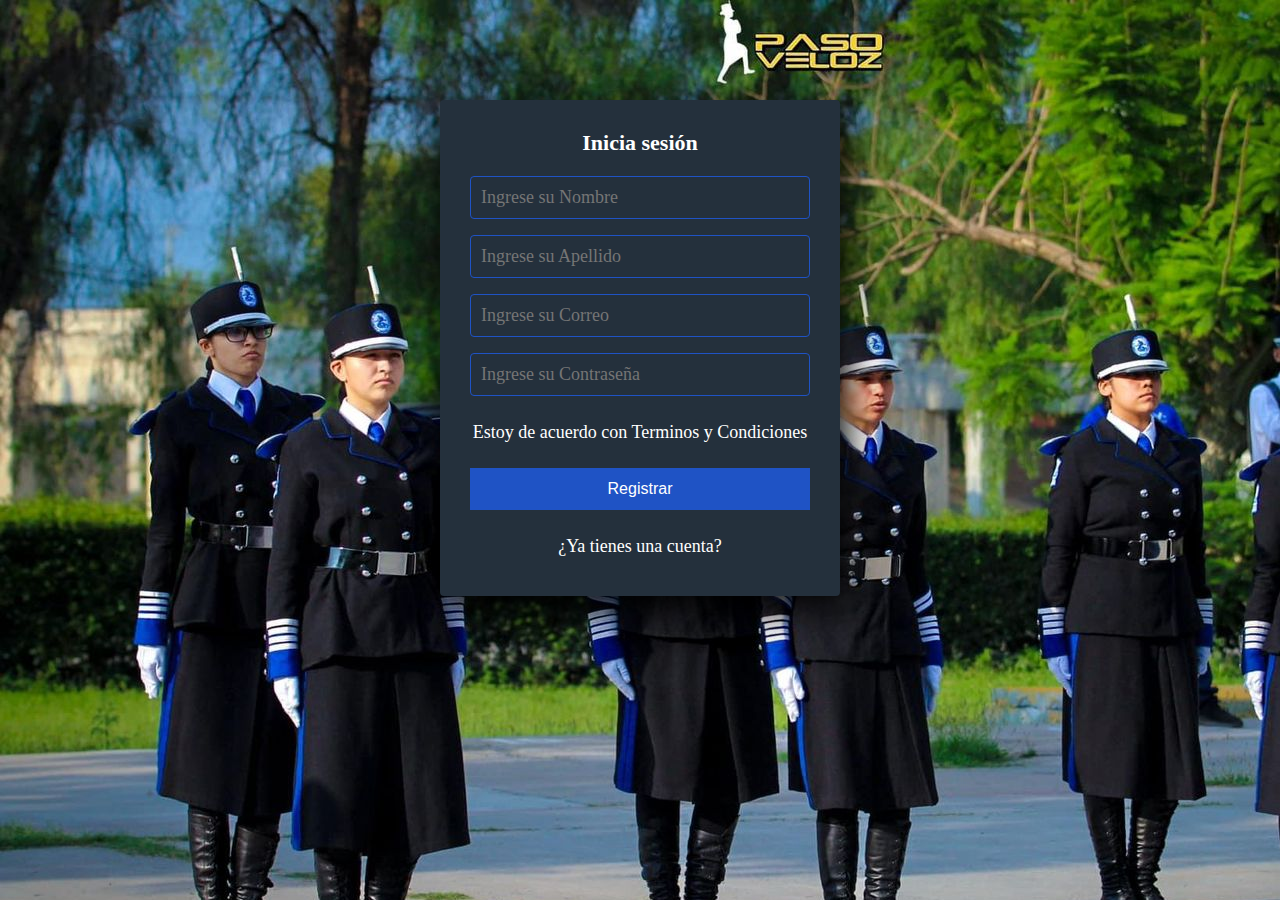
<file: login2/login.html>
<!doctype html>
<html lang="en">
  <head>
    <meta charset="UTF-8">
  <meta name="viewport" content="width=device-width, initial-scale=1.0">
  <meta http-equiv="X-UA-Compatible" content="ie=edge">
  <link rel="stylesheet" href="login.css">
  <title>login</title>
  </head>
  <body>
    <section class="form-register">
        <h4>Inicia sesión</h4>
        <input class="controls" type="text" name="nombres" id="nombres" placeholder="Ingrese su Nombre">
        <input class="controls" type="text" name="apellidos" id="apellidos" placeholder="Ingrese su Apellido">
        <input class="controls" type="email" name="correo" id="correo" placeholder="Ingrese su Correo">
        <input class="controls" type="password" name="correo" id="correo" placeholder="Ingrese su Contraseña">
        <p>Estoy de acuerdo con <a href="#">Terminos y Condiciones</a></p>
        <input class="botons" type="submit" value="Registrar">
        <p><a href="#">¿Ya tienes una cuenta?</a></p>
      </section>
    </body>
</html>
</file>
<file: login2/login.css>
* {
    margin: 0;
    padding: 0;
    box-sizing: border-box;
  }
  
  body {
    background-image: url("logfond.jpg");
  }
  #video_background {
    position: fixed;
    right: 0;
    bottom: 0;
    min-width: 100%;
    min-height: 100%;
    width: auto;
    height: auto;
    z-index: -1;
    background-size: cover;
    overflow: hidden;
  }
  
  .form-register {
    width: 400px;
    background: #24303c;
    padding: 30px;
    margin: auto;
    margin-top: 100px;
    border-radius: 4px;
    font-family: 'calibri';
    color: white;
    box-shadow: 7px 13px 37px #000;
  }
  
  .form-register h4 {
    font-size: 22px;
    margin-bottom: 20px;
    font-family: 'Times New Roman';
    text-align: center;
  }
  
  .controls {
    width: 100%;
    background: #24303c;
    padding: 10px;
    border-radius: 4px;
    margin-bottom: 16px;
    border: 1px solid #1f53c5;
    font-family: 'calibri';
    font-size: 18px;
    color: white;
  }
  
  .form-register p {
    height: 40px;
    text-align: center;
    font-size: 18px;
    line-height: 40px;
  }
  
  .form-register a {
    color: white;
    text-decoration: none;
  }
  
  .form-register a:hover {
    color: white;
    text-decoration: underline;
  }
  
  .form-register .botons {
    width: 100%;
    background: #1f53c5;
    border: none;
    padding: 12px;
    color: white;
    margin: 16px 0;
    font-size: 16px;
  }
</file>
